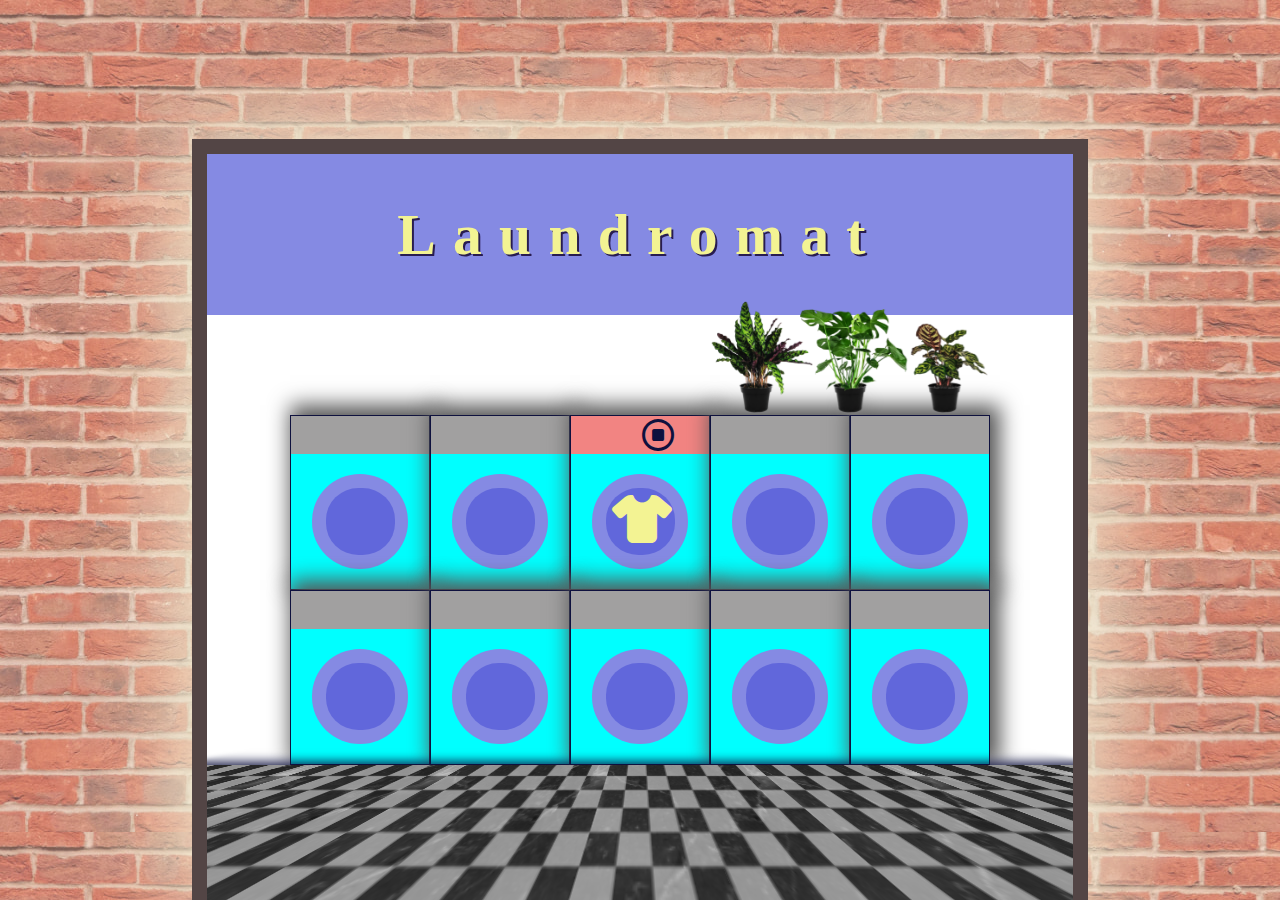
<file: index.html>
<!DOCTYPE html>
<html lang="en">
  <head>
    <meta charset="UTF-8" />
    <meta name="viewport" content="width=device-width, initial-scale=1.0" />
    <title>Laundromat</title>
    <link rel="stylesheet" href="index-style.css" />
    <link rel="stylesheet" href="machines-style.css" />
    <link rel="stylesheet" href="./icons/css/all.css" />
    <link rel="icon" type="image/jpg" href="img/favicon2.png" />
  </head>
  <body>
    <div class="gradient">
      <div class="wrapper">
        <header><h1>Laundromat</h1></header>
        <main>
          <div class="machine machine1">
            <div class="machine-top"></div>
            <div class="machine-bottom">
              <div class="bottom-outer"></div>
              <div class="bottom-inner"></div>
            </div>
          </div>

          <div class="machine machine2">
            <div class="machine-top"></div>
            <div class="machine-bottom">
              <div class="bottom-outer"></div>
              <div class="bottom-inner"></div>
            </div>
          </div>

          <a href="home.html">
            <div class="machine machine3">
              <div class="machine-top">
                <p></p>
                <i class="fa-regular fa-circle-stop fa-2x"></i>
              </div>
              <div class="machine-bottom">
                <div class="bottom-outer"></div>
                <div class="bottom-inner">
                  <i class="shirt fa-solid fa-shirt fa-3x"></i>
                </div>
              </div></div
          ></a>

          <div class="machine machine4">
            <img src="./img/plants.png" alt="" />
            <div class="machine-top"></div>
            <div class="machine-bottom">
              <div class="bottom-outer"></div>
              <div class="bottom-inner"></div>
            </div>
          </div>

          <div class="machine machine5">
            <div class="machine-top"></div>
            <div class="machine-bottom">
              <div class="bottom-outer"></div>
              <div class="bottom-inner"></div>
            </div>
          </div>

          <div class="machine machine6">
            <div class="machine-top"></div>
            <div class="machine-bottom">
              <div class="bottom-outer"></div>
              <div class="bottom-inner"></div>
            </div>
          </div>

          <div class="machine machine7">
            <div class="machine-top"></div>
            <div class="machine-bottom">
              <div class="bottom-outer"></div>
              <div class="bottom-inner"></div>
            </div>
          </div>

          <div class="machine machine8">
            <div class="machine-top"></div>
            <div class="machine-bottom">
              <div class="bottom-outer"></div>
              <div class="bottom-inner"></div>
            </div>
          </div>

          <div class="machine machine9">
            <div class="machine-top"></div>
            <div class="machine-bottom">
              <div class="bottom-outer"></div>
              <div class="bottom-inner"></div>
            </div>
          </div>

          <div class="machine machine10">
            <div class="machine-top"></div>
            <div class="machine-bottom">
              <div class="bottom-outer"></div>
              <div class="bottom-inner"></div>
            </div>
          </div>
        </main>
        <footer></footer>
      </div>
    </div>
  </body>
</html>
</file>
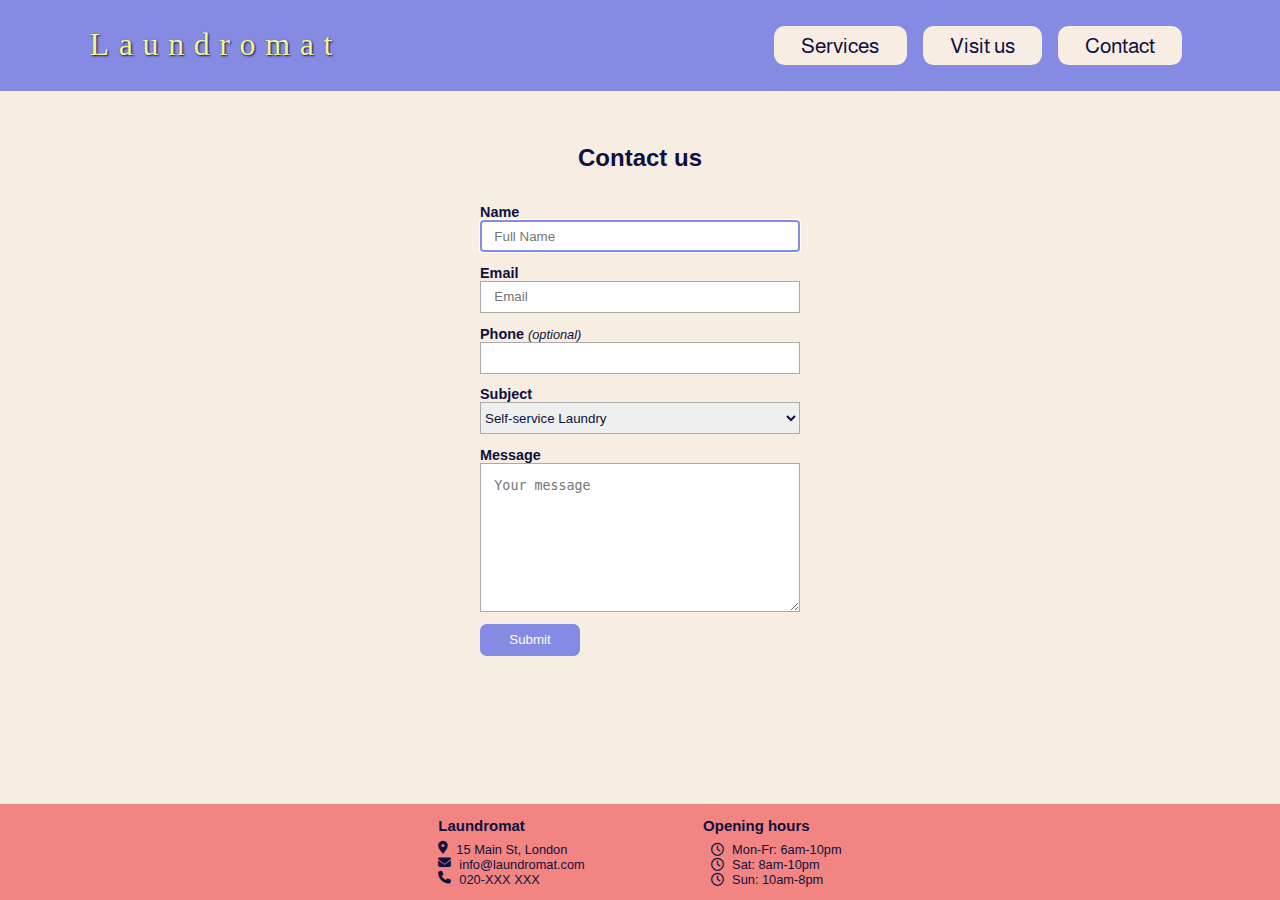
<file: contact.html>
<!DOCTYPE html>
<html lang="en">
  <head>
    <meta charset="UTF-8" />
    <meta name="viewport" content="width=device-width, initial-scale=1.0" />
    <title>Laundromat</title>
    <link rel="stylesheet" href="style.css" />
    <link rel="stylesheet" href="machines-style.css" />
    <link rel="stylesheet" href="./icons/css/all.css" />
    <link rel="icon" type="image/jpg" href="img/favicon2.png" />
  </head>
  <body>
    <header>
      <a href="home.html" class="logo">Laundromat</a>
      <nav>
        <ul>
          <li><a href="services.html">Services</a></li>
          <li><a href="visit-us.html">Visit us</a></li>
          <li><a href="contact.html">Contact</a></li>
        </ul>
      </nav>
      <!-- only for mobile/tablet: -->
      <label for="toggle-switch" class="toggle-container">
        <input type="checkbox" id="toggle-switch" />
        <div id="sandwich-bar">
          <ul>
            <li><a href="services.html">Services</a></li>
            <li><a href="visit-us.html">Visit us</a></li>
            <li><a href="contact.html">Contact</a></li>
          </ul>
        </div>
      </label>
    </header>

    <main>
      <h2>Contact us</h2>

      <div class="form-container">
        <form action="" method="POST">
          <label for="name">Name</label
          ><input
            type="text"
            name="name"
            id="name"
            autofocus
            placeholder="Full Name"
            required
          />

          <label for="email">Email</label
          ><input
            type="email"
            name="email"
            id="email"
            placeholder="Email"
            required
          />

          <label for="number">Phone <span>(optional)</span></label
          ><input type="text" name="number" id="number" />

          <label for="subject">Subject</label>
          <select name="subject" id="subject">
            <option value="store">Self-service Laundry</option>
            <option value="dryclean">Dry Cleaning</option>
            <option value="service">Laundry & Ironing Service</option>
            <option value="express">Express Service</option>
            <option value="other">Other</option>
          </select>
          <label for="message">Message</label>
          <textarea
            name="message"
            id="message"
            placeholder="Your message"
            cols="30"
            rows="8"
          ></textarea>

          <input class="form-button" type="submit" disabled />
        </form>
      </div>
    </main>

    <footer>
      <div class="footer-all">
        <div class="location-container">
          <h3>Laundromat</h3>
          <div class="location">
            <i class="fa-solid fa-location-dot"></i>
            <p>15 Main St, London</p>
          </div>

          <div class="location">
            <i class="fa-solid fa-envelope"></i>
            <p>info@laundromat.com</p>
          </div>
          <div class="location">
            <i class="fa-solid fa-phone"></i>
            <p>020-XXX XXX</p>
          </div>
        </div>
        <div class="opening-hours">
          <h3>Opening hours</h3>
          <p>Mon-Fr: 6am-10pm</p>
          <p>Sat: 8am-10pm</p>
          <p>Sun: 10am-8pm</p>
        </div>
      </div>
    </footer>
  </body>
</html>
</file>
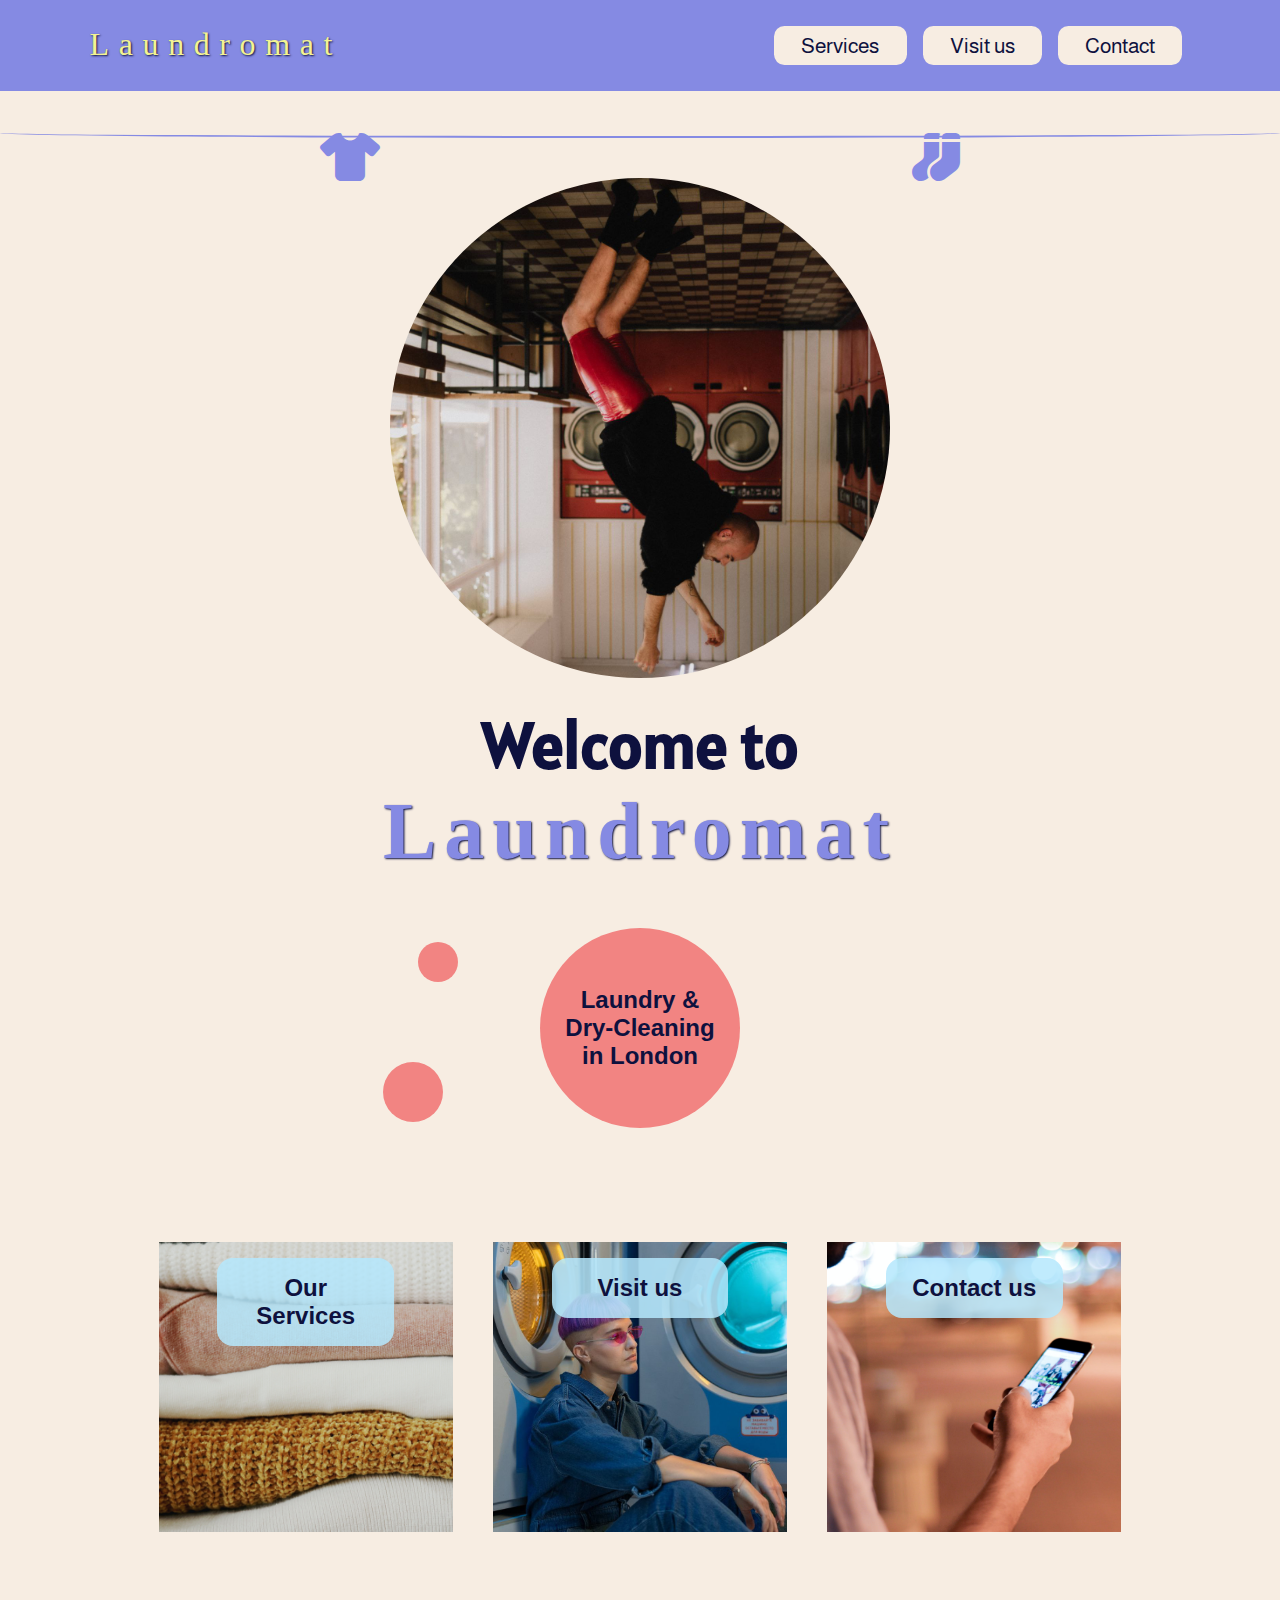
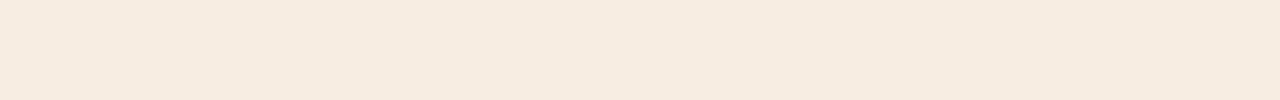
<file: home.html>
<!DOCTYPE html>
<html lang="en">
  <head>
    <meta charset="UTF-8" />
    <meta name="viewport" content="width=device-width, initial-scale=1.0" />
    <title>Laundromat</title>
    <link rel="stylesheet" href="style.css" />
    <link rel="stylesheet" href="./icons/css/all.css" />
    <link rel="icon" type="image/jpg" href="img/favicon2.png" />
  </head>
  <body>
    <header>
      <a href="home.html" class="logo">Laundromat</a>
      <nav>
        <ul>
          <li><a href="services.html">Services</a></li>
          <li><a href="visit-us.html">Visit us</a></li>
          <li><a href="contact.html">Contact</a></li>
        </ul>
      </nav>
      <!-- only for mobile/tablet: -->
      <label for="toggle-switch" class="toggle-container">
        <input type="checkbox" id="toggle-switch" />
        <div id="sandwich-bar">
          <ul>
            <li><a href="services.html">Services</a></li>
            <li><a href="visit-us.html">Visit us</a></li>
            <li><a href="contact.html">Contact</a></li>
          </ul>
        </div>
      </label>
    </header>

    <main>
      <div class="home-line">
        <i class="shirt fa-solid fa-shirt fa-3x"><p>hover me</p></i
        ><i class="socks fa-solid fa-socks fa-3x"></i>
      </div>

      <section class="hero">
        <div class="hero-img-container">
          <img
            class="hero-img"
            src="./img/home-square.jpg"
            alt="An upside-down picture of a young person standing inside a laundromat"
          />
        </div>
        <div class="hero-title">
          <h1>Welcome to</h1>
          <h1 class="logo">Laundromat</h1>

          <div class="hero-bubbles-container">
            <h2 class="hero-bubble hero-bubble1">
              Laundry & Dry-Cleaning in London
            </h2>
            <div class="hero-bubble hero-bubble2"></div>
            <div class="hero-bubble hero-bubble3"></div>
          </div>
        </div>
      </section>

      <section class="overview">
        <a href="services.html" class="overview-part overview-services"
          ><h2>Our Services</h2></a
        >
        <a href="visit-us.html" class="overview-part overview-visit"
          ><h2>Visit us</h2></a
        >
        <a href="contact.html" class="overview-part overview-contact"
          ><h2>Contact us</h2></a
        >
      </section>
    </main>

    <footer>
      <div class="footer-all">
        <div class="location-container">
          <h3>Laundromat</h3>
          <div class="location">
            <i class="fa-solid fa-location-dot"></i>
            <p>15 Main St, London</p>
          </div>

          <div class="location">
            <i class="fa-solid fa-envelope"></i>
            <p>info@laundromat.com</p>
          </div>
          <div class="location">
            <i class="fa-solid fa-phone"></i>
            <p>020-XXX XXX</p>
          </div>
        </div>
        <div class="opening-hours">
          <h3>Opening hours</h3>
          <p>Mon-Fr: 6am-10pm</p>
          <p>Sat: 8am-10pm</p>
          <p>Sun: 10am-8pm</p>
        </div>

        <div class="copyright"><p>&copy 2023 Hannah Rein</p></div>
      </div>
    </footer>
  </body>
</html>
</file>
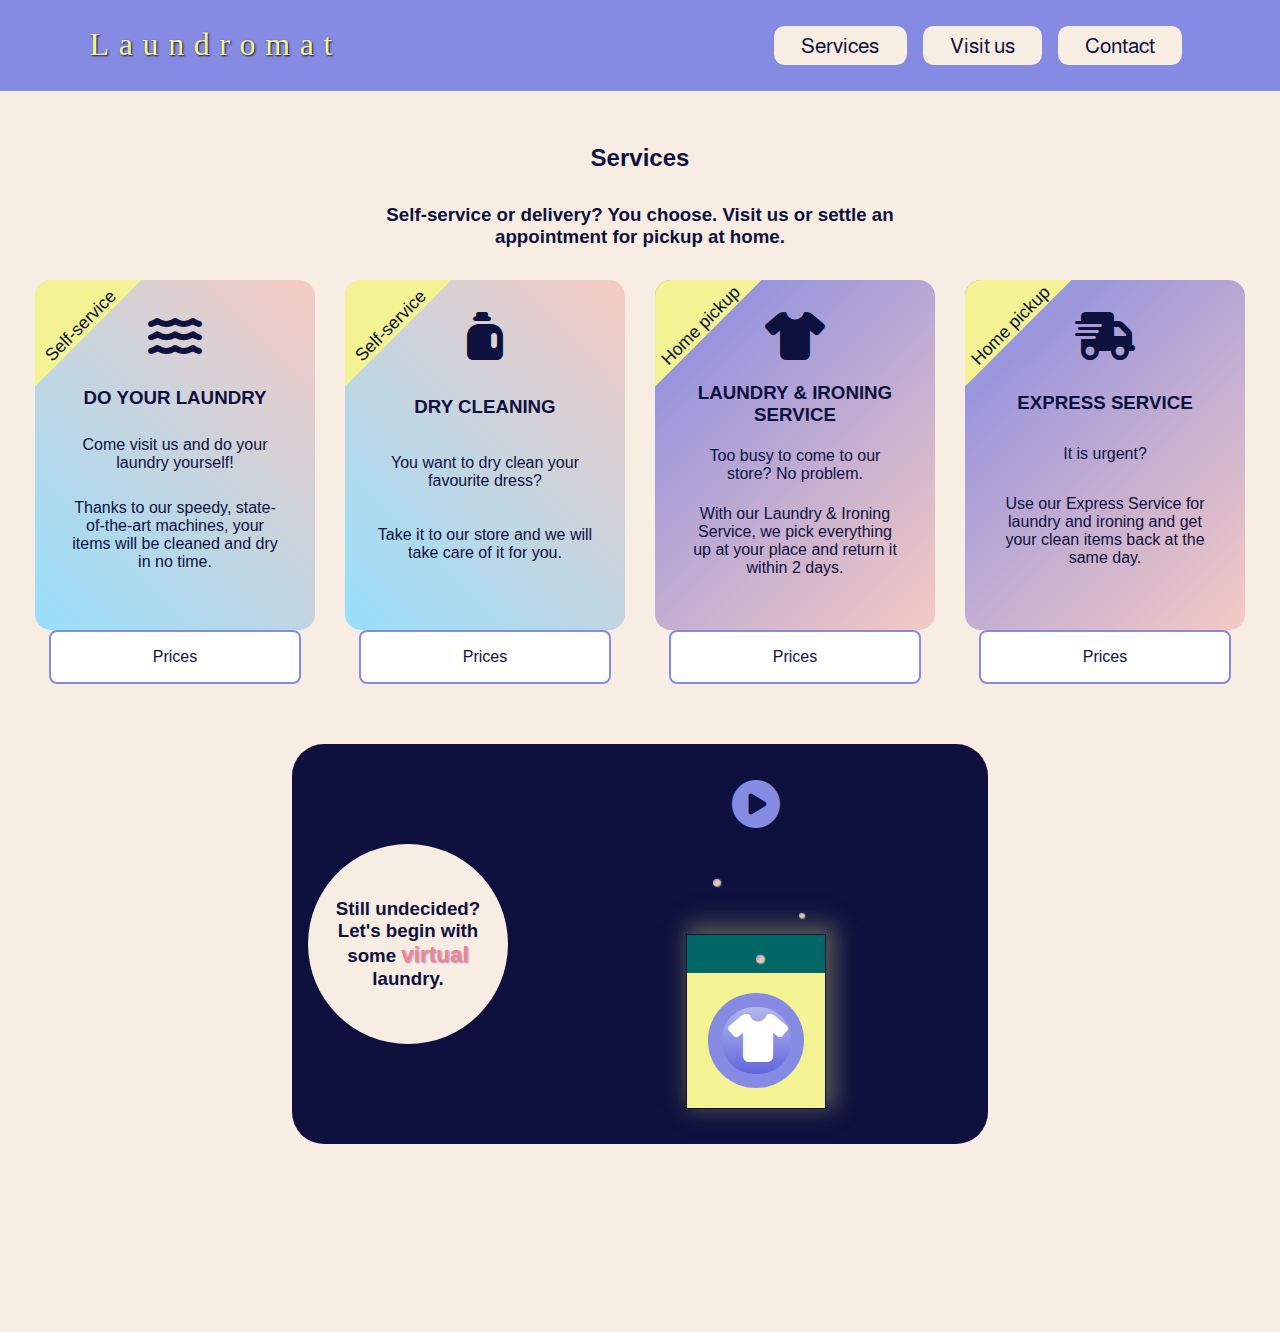
<file: services.html>
<!DOCTYPE html>
<html lang="en">
  <head>
    <meta charset="UTF-8" />
    <meta name="viewport" content="width=device-width, initial-scale=1.0" />
    <title>Laundromat</title>
    <link rel="stylesheet" href="style.css" />
    <link rel="stylesheet" href="machines-style.css" />
    <link rel="stylesheet" href="./icons/css/all.css" />
    <link rel="icon" type="image/jpg" href="img/favicon2.png" />
  </head>
  <body>
    <header>
      <a href="home.html" class="logo">Laundromat</a>
      <nav>
        <ul>
          <li><a href="services.html">Services</a></li>
          <li><a href="visit-us.html">Visit us</a></li>
          <li><a href="contact.html">Contact</a></li>
        </ul>
      </nav>

      <!-- only for mobile/tablet: -->
      <label for="toggle-switch" class="toggle-container">
        <input type="checkbox" id="toggle-switch" />
        <div id="sandwich-bar">
          <ul>
            <li><a href="services.html">Services</a></li>
            <li><a href="visit-us.html">Visit us</a></li>
            <li><a href="contact.html">Contact</a></li>
          </ul>
        </div>
      </label>
    </header>

    <main>
      <h2>Services</h2>
      <h3 class="services-subtitle">
        Self-service or delivery? You choose. Visit us or settle an appointment
        for pickup at home.
      </h3>
      <section class="cards-container">
        <div class="double-card">
          <div class="card">
            <i class="fa-solid fa-water fa-3x"></i>
            <h3>Do your laundry</h3>
            <p>Come visit us and do your laundry yourself!</p>
            <p>
              Thanks to our speedy, state-of-the-art machines, your items will
              be cleaned and dry in no time.
            </p>
          </div>
          <label for="more-info-switch1" class="more-info-click">
            <input type="checkbox" id="more-info-switch1" />Prices
            <div class="card-extra">
              <p>
                Wash:
                <span class="text-small"
                  >(Self-service, 10kg max, including detergent)</span
                >
              </p>
              <p><span class="text-bold">$6</span></p>
              <p>
                Dry:
                <span class="text-small"
                  >(Self-service, 15kg max, 12 minutes)</span
                >
              </p>
              <p>
                <span class="text-bold">$4</span>
              </p>
              <i class="fa-regular fa-eye-slash"></i></div
          ></label>
        </div>

        <div class="double-card">
          <div class="card">
            <i class="fa-solid fa-jug-detergent fa-3x"></i>
            <h3>Dry cleaning</h3>
            <p>You want to dry clean your favourite dress?</p>
            <p>Take it to our store and we will take care of it for you.</p>
          </div>
          <label for="more-info-switch2" class="more-info-click">
            <input type="checkbox" id="more-info-switch2" />Prices
            <div class="card-extra">
              <p>
                Dry-cleaning:
                <span class="text-small">(per item, pickup at the store)</span>
              </p>
              <p><span class="text-bold">$6</span></p>
              <i class="fa-regular fa-eye-slash"></i></div
          ></label>
        </div>

        <div class="double-card">
          <div class="card">
            <i class="fa-solid fa-shirt fa-3x"></i>
            <h3>Laundry & Ironing Service</h3>
            <p>Too busy to come to our store? No problem.</p>
            <p>
              With our Laundry & Ironing Service, we pick everything up at your
              place and return it within 2 days.
            </p>
          </div>
          <label for="more-info-switch3" class="more-info-click">
            <input type="checkbox" id="more-info-switch3" />Prices
            <div class="card-extra">
              <p>
                Wash:
                <span class="text-small">(Pickup-Service, per 6kg)</span>
              </p>
              <p><span class="text-bold">$18</span></p>
              <p>
                Wash & Iron:
                <span class="text-small">(Pickup-Service, per 6kg)</span>
              </p>
              <p>
                <span class="text-bold">$25</span>
              </p>
              <i class="fa-regular fa-eye-slash"></i></div
          ></label>
        </div>

        <div class="double-card">
          <div class="card">
            <i class="fa-solid fa-truck-fast fa-3x"></i>
            <h3>Express service</h3>
            <p>It is urgent?</p>
            <p>
              Use our Express Service for laundry and ironing and get your clean
              items back at the same day.
            </p>
          </div>
          <label for="more-info-switch4" class="more-info-click">
            <input type="checkbox" id="more-info-switch4" />Prices
            <div class="card-extra">
              <p>
                Wash & iron:
                <span class="text-small">(per 6kg, pickup until 12am)</span>
              </p>
              <p><span class="text-bold">$24</span></p>
              <i class="fa-regular fa-eye-slash"></i></div
          ></label>
        </div>
      </section>

      <!-- laundry animation -->
      <section class="laundry-animation">
        <div class="anima-title">
          <h3>
            Still undecided? Let's begin with some
            <span>virtual</span> laundry.
          </h3>
        </div>

        <label for="anima-switch" class="anima-container">
          <input type="checkbox" id="anima-switch" />
          <div class="anima-symbol"></div>

          <div class="anima-box">
            <div class="contact-bubbles">
              <div class="bubble bubble1"></div>
              <div class="bubble bubble2"></div>
              <div class="bubble bubble3"></div>
            </div>

            <div class="machine">
              <div class="machine-top"></div>
              <div class="machine-bottom">
                <div class="bottom-outer"></div>
                <div class="bottom-inner">
                  <i class="shirt fa-solid fa-shirt fa-3x"></i>
                </div>
              </div>
            </div>
          </div>
        </label>
      </section>
    </main>

    <footer>
      <div class="footer-all">
        <div class="location-container">
          <h3>Laundromat</h3>
          <div class="location">
            <i class="fa-solid fa-location-dot"></i>
            <p>15 Main St, London</p>
          </div>

          <div class="location">
            <i class="fa-solid fa-envelope"></i>
            <p>info@laundromat.com</p>
          </div>
          <div class="location">
            <i class="fa-solid fa-phone"></i>
            <p>020-XXX XXX</p>
          </div>
        </div>
        <div class="opening-hours">
          <h3>Opening hours</h3>
          <p>Mon-Fr: 6am-10pm</p>
          <p>Sat: 8am-10pm</p>
          <p>Sun: 10am-8pm</p>
        </div>
      </div>
    </footer>
  </body>
</html>
</file>
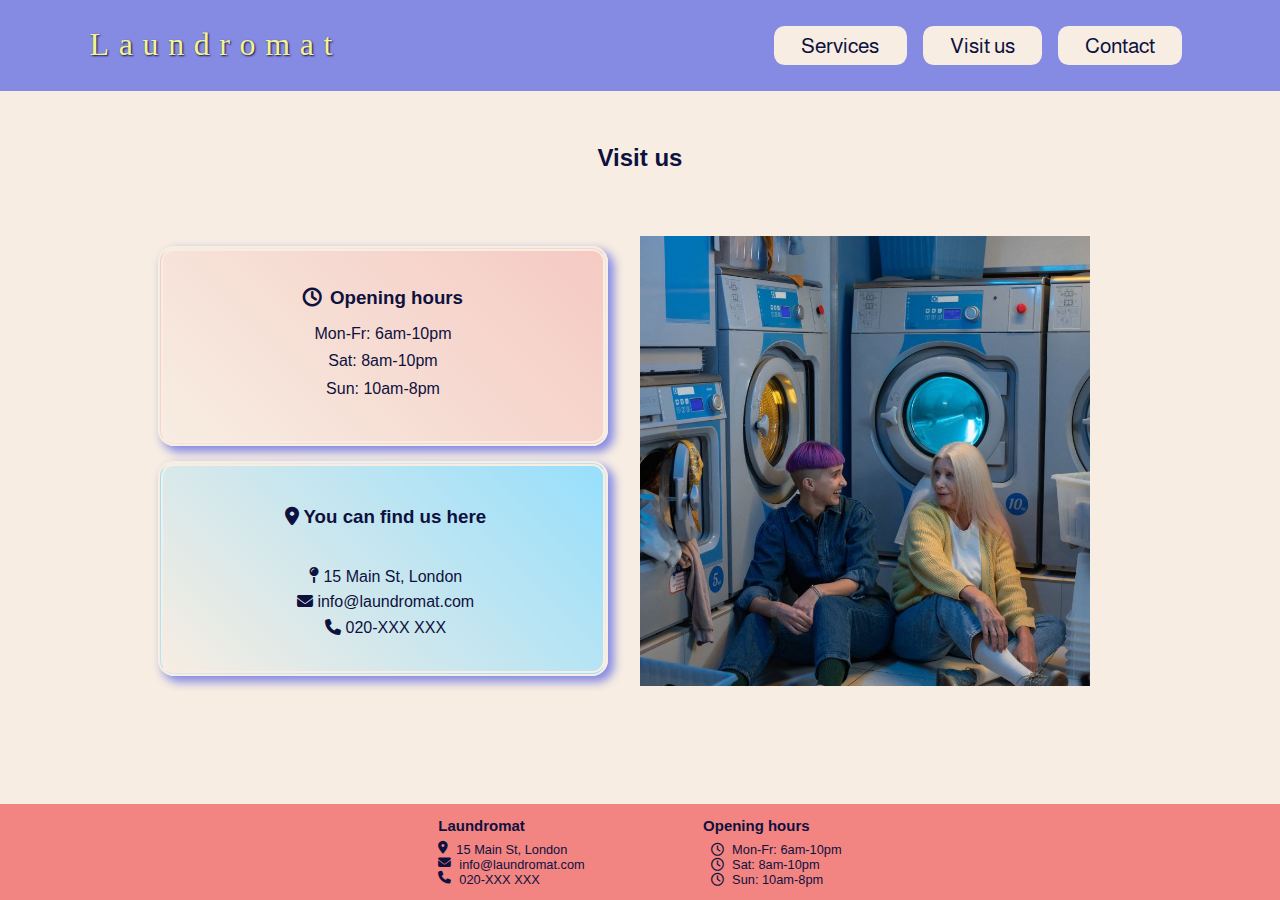
<file: visit-us.html>
<!DOCTYPE html>
<html lang="en">
  <head>
    <meta charset="UTF-8" />
    <meta name="viewport" content="width=device-width, initial-scale=1.0" />
    <title>Laundromat</title>
    <link rel="stylesheet" href="style.css" />
    <link rel="stylesheet" href="./icons/css/all.css" />
    <link rel="icon" type="image/jpg" href="img/favicon2.png" />
  </head>
  <body>
    <header>
      <a href="home.html" class="logo">Laundromat</a>
      <nav>
        <ul>
          <li><a href="services.html">Services</a></li>
          <li><a href="visit-us.html">Visit us</a></li>
          <li><a href="contact.html">Contact</a></li>
        </ul>
      </nav>
      <!-- only for mobile/tablet: -->
      <label for="toggle-switch" class="toggle-container">
        <input type="checkbox" id="toggle-switch" />
        <div id="sandwich-bar">
          <ul>
            <li><a href="services.html">Services</a></li>
            <li><a href="visit-us.html">Visit us</a></li>
            <li><a href="contact.html">Contact</a></li>
          </ul>
        </div>
      </label>
    </header>

    <main>
      <h2>Visit us</h2>

      <div class="visit-container">
        <div class="visit-cards-container">
          <div class="visit-card visit-open">
            <h3>Opening hours</h3>

            <div>
              <p>Mon-Fr: 6am-10pm</p>
              <p>Sat: 8am-10pm</p>
              <p>Sun: 10am-8pm</p>
            </div>
          </div>

          <div class="visit-card visit-location">
            <h3>
              <i class="fa-solid fa-location-dot"></i>You can find us here
            </h3>

            <p><i class="fa-solid fa-map-pin"></i>15 Main St, London</p>
            <p><i class="fa-solid fa-envelope"></i>info@laundromat.com</p>
            <p><i class="fa-solid fa-phone"></i>020-XXX XXX</p>
          </div>
        </div>

        <div class="visit-img-container">
          <img
            class="visit-img"
            src="./img/visit-1.jpg"
            alt="Two women sitting on the floor of a colourful laundromat, laughing together"
          />
        </div>
      </div>
    </main>

    <footer>
      <div class="footer-all">
        <div class="location-container">
          <h3>Laundromat</h3>
          <div class="location">
            <i class="fa-solid fa-location-dot"></i>
            <p>15 Main St, London</p>
          </div>

          <div class="location">
            <i class="fa-solid fa-envelope"></i>
            <p>info@laundromat.com</p>
          </div>
          <div class="location">
            <i class="fa-solid fa-phone"></i>
            <p>020-XXX XXX</p>
          </div>
        </div>
        <div class="opening-hours">
          <h3>Opening hours</h3>
          <p>Mon-Fr: 6am-10pm</p>
          <p>Sat: 8am-10pm</p>
          <p>Sun: 10am-8pm</p>
        </div>
      </div>
    </footer>
  </body>
</html>
</file>
<file: index-style.css>
@import url(https://fonts.bunny.net/css?family=alatsi:400|amatic-sc:400,700|caveat-brush:400|patrick-hand-sc:400);

:root {
  font-family: "Patrick Hand SC", handwriting;
  --color1: #858ae3;
  --color2: #f7ede2;
  --color3: #f5cac3;
  --color4: #97dffc;
  --color5: #f28482;
  --color6: rgb(243, 243, 147);
  --color7: hsl(237, 63%, 15%);
}

* {
  box-sizing: border-box;
  padding: 0;
  margin: 0;
  color: var(--color7);
}

/* Farbe für Textmarkierungen */
::selection {
  background: var(--color1);
  color: var(--color2);
}
::-moz-selection {
  background: var(--color1);
  color: var(--color2);
}

body {
  background-image: url("./img/bricks2.jpg");
  background-size: contain;
  width: 100%;
  height: 100vh;
}

.gradient {
  background-color: #f5cac35b;
  width: 100vw;
  height: 100vh;
  z-index: 2;
  display: flex;
  align-items: center;
  justify-content: center;
  transition: background-color 5s;
}

.wrapper {
  width: 100%;
  position: absolute;
  bottom: 0;
  border: 15px solid rgb(83, 69, 69);
  border-bottom: none;
  overflow: hidden;
  box-shadow: 0px 0px 100px 15px rgb(243, 243, 217);
}

a {
  text-decoration: none;
}

header {
  padding: 1rem 2rem;
  display: flex;
  width: 100%;
  justify-content: space-between;
  align-items: center;
  justify-content: center;
  background-color: #858ae3;
}

header h1 {
  font-family: "Caveat Brush", handwriting;
  font-size: calc(2vw + 2rem);
  letter-spacing: 0.3em;
  padding: 1rem;
  color: rgb(243, 243, 147);
  text-shadow: 2px 2px rgb(40, 28, 80);
  animation: header-angle 3s 0.7s;
  animation-fill-mode: both;
}

@keyframes header-angle {
  from {
    transform: perspective(5px) rotateX(9deg) scale(1.1);
  }
  to {
    transform: perspective(150px) rotateX(8deg) scale(1.1);
  }
}

main {
  background-color: white;
  width: 100%;
  display: grid;
  grid-auto-rows: 175px;
  grid-template-areas:
    "machine1 machine2 machine3 machine4 machine5"
    " machine6 machine7 machine8 machine9 machine10";
  justify-content: center;
  align-items: center;
  padding-top: 100px;
}

.machine {
  position: relative;
}

.machine-top {
  background-color: rgb(161, 160, 160);
}

.machine3:hover .machine-top {
  background-color: hsl(0, 1%, 83%);
}

.machine3 .machine-top {
  background-color: var(--color5);
}
.machine3 .machine-top i {
  color: var(--color8);
  font-size: 2em;
  animation: quick-flash 1.8s 2.2s infinite;
}

@keyframes quick-flash {
  0% {
    transform: scale(1);
  }
  40% {
    transform: scale(1.2);
  }

  80% {
    transform: scale(1);
  }
  100% {
    transform: scale(1);
  }
}

.machine-bottom {
  background-color: aqua;
}

.machine .bottom-outer {
  animation: turn-around 1s linear infinite;
  background-color: #858ae3;
}

.machine .bottom-inner {
  animation: turn-around 1.5s linear infinite;
  background-color: hsl(237, 63%, 62%);
}

.machine .bottom-inner .shirt {
  color: var(--color6);
}

.machine3:hover .bottom-inner {
  animation-play-state: paused;
}

.machine3:hover .bottom-outer {
  animation-play-state: paused;
}
.machine4:hover img {
  animation: jump 0.2s ease-out;
}

@keyframes jump {
  0% {
    transform: translateY(0px);
  }
  50% {
    transform: translateY(-10px);
  }

  100% {
    transform: translateY(0px);
  }
}

footer {
  background-image: url("./img/floor.jpg");
  background-size: contain;
  height: 15vh;
  transform: perspective(60px) rotateX(20deg) scale(1.8);
  box-shadow: 0 5px 20px 10px;
}

/* responsive */

@media (min-width: 576px) {
  header {
    padding: 2rem 3rem;
  }
}

@media (min-width: 768px) {
  .wrapper {
    width: 70%;
  }
}
</file>
<file: machines-style.css>
.machine {
  width: 140px;
  height: 175px;
  border: 1px solid hsl(237, 63%, 15%);
  box-shadow: 5px -5px 20px 5px rgb(85, 85, 85);
}

.machine img {
  position: absolute;
  height: 120px;
  z-index: 8;
  top: -120px;
}

.machine-top {
  width: 100%;
  height: 22%;
  position: absolute;
  top: 0;
  left: 0;
  display: flex;
  justify-content: space-evenly;
  align-items: center;
}

.machine-bottom {
  width: 100%;
  height: 78%;
  position: absolute;
  bottom: 0;
  display: grid;
  align-items: center;
  justify-items: center;
}

.machine .bottom-outer {
  height: 70%;
  width: 70%;
  border-radius: 50%;
  grid-area: 1/1/1/1;
}

.machine .bottom-inner {
  height: 50%;
  width: 50%;
  border-radius: 47%;
  grid-area: 1/1/1/1;
  position: relative;
}

.machine .bottom-inner .shirt {
  position: absolute;
  top: 10%;
  left: 10%;
}

@keyframes turn-around {
  from {
    transform: rotate(0deg);
  }
  to {
    transform: rotate(360deg);
  }
}
</file>
<file: style.css>
@import url(https://fonts.bunny.net/css?family=alatsi:400|almarai:400|caveat-brush:400);

:root {
  font-family: sans-serif;
  --color1: #858ae3;
  --color2: #f7ede2;
  --color3: #f5cac3;
  --color4: #97dffc;
  --color5: #f28482;
  --color6: #f3f393;
  --color7: #0e113e;
}

* {
  box-sizing: border-box;
  padding: 0;
  margin: 0;
  color: var(--color7);
}

/* Farbe für Textmarkierungen */
::selection {
  background: var(--color1);
  color: var(--color2);
}
::-moz-selection {
  background: var(--color1);
  color: var(--color2);
}

/* HEADER */

body {
  position: relative;
  background-color: var(--color2);
}

header {
  position: fixed;
  width: 100%;
  left: 0;
  top: 0;
  padding: 2vw 7vw;
  display: flex;
  justify-content: space-between;
  align-items: center;
  background-color: var(--color1);
  z-index: 2;
}

.logo {
  color: var(--color6);
  text-shadow: 1px 1px 2px var(--color7);
  font-size: 2rem;
  letter-spacing: 0.3em;
  font-family: "Caveat Brush", handwriting;
  border-bottom: 3px solid transparent;
  text-decoration: none;
}

main .logo {
  color: var(--color1);
}

header .logo:hover {
  border-bottom: 3px solid var(--color4);
}

/* for small devices */
header nav {
  display: none;
}

/* for big devices */
header nav ul {
  display: flex;
  justify-content: center;
  width: 100%;
}

header li,
header .toggle-container li {
  list-style: none;
  transition: transform 0.1s;
}

header li a,
header .toggle-container li a {
  padding: 0.5rem 1.7rem;
  margin: 0.5rem;
  border-radius: 0.5em;
  background-color: var(--color2);
  font-size: 1.3rem;
  text-decoration: none;
  color: var(--color7);
  font-family: "Almarai", sans-serif;
}

#sandwich-bar ul li {
  margin: 0.5rem;
}

header li:hover,
form .form-button:hover,
.services-button:hover,
.more-info-click:hover,
.double-card:hover .more-info-click {
  transform: scale(1.1);
}

/* only for mobile/tablet: */

.toggle-container {
  display: inline-block;
  cursor: pointer;
}

#toggle-switch {
  display: none;
}

#sandwich-bar {
  display: inline-block;
  position: relative;
  background-color: var(--color6);
  border-radius: 0.5rem;
  padding: 0.8rem 1rem;
}

#sandwich-bar::after {
  content: "\f0c9";
  font-family: "FontAwesome";
  font-size: 1.5rem;
  font-weight: 600;
}

#sandwich-bar ul {
  list-style: none;
  border-radius: 0.5rem;
  display: none;
  position: absolute;
  top: 3rem;
  right: 0;
  z-index: 5;
}

#sandwich-bar li {
  padding: 0.5rem;
  z-index: 5;
}

#sandwich-bar li a {
  background-color: var(--color4);
}

#toggle-switch:checked + #sandwich-bar ul {
  display: block;
}

#toggle-switch:checked + #sandwich-bar::after {
  content: "\f00d";
}

/* main: */

main {
  margin: 120px 0px;
  background-color: var(--color2);
  padding: 0.5rem 12vw;
  color: var(--color7);
  display: flex;
  flex-direction: column;
  align-items: center;
}

main h2 {
  padding: 1rem;
  margin-bottom: 1rem;
  color: var(--color7);
}

/* HOME */

.home-line {
  position: absolute;
  left: 0;
  right: 0;
  z-index: 0;
  border-bottom: 2px double;
  border-radius: 50%;
  height: 10px;
  color: var(--color1);
}

.home-line i.shirt,
.home-line i.socks {
  position: absolute;
  top: 5px;
  z-index: 5;
  color: var(--color1);
}

.home-line i.shirt {
  left: 25%;
}
.home-line i.socks {
  right: 25%;
}

.home-line i.shirt p {
  font-family: sans-serif;
  font-size: 0.3em;
  color: transparent;
}

.home-line i.shirt p::after {
  content: "\f0a6";
  font-family: "FontAwesome";
  margin-left: 2px;
}

@keyframes popup {
  0% {
    color: var(--color4);
  }

  1% {
    color: var(--color7);
  }

  2% {
    color: var(--color4);
  }

  3% {
    color: var(--color7);
  }

  4% {
    color: var(--color4);
  }

  5% {
    color: transparent;
  }

  100% {
    color: transparent;
  }
}

.home-line i.shirt:hover,
.home-line i.socks:hover {
  animation: bounce 1.5s ease-in-out;
}

@keyframes bounce {
  0% {
    transform: rotateX(0deg);
    transform-origin: top;
  }
  30% {
    transform: rotateX(-60deg);
    transform-origin: top;
  }
  50% {
    transform: rotateX(10deg);
    transform-origin: top;
  }
  75% {
    transform: rotateX(120deg);
    transform-origin: top;
  }
  100% {
    transform: rotateX(0deg);
    transform-origin: top;
  }
}

/* Home: hero section */

.hero {
  display: flex;
  flex-wrap: wrap;
  align-items: center;
  justify-content: space-evenly;
  margin-top: 50px;
}

.hero-img-container {
  width: 350px;
  height: 350px;
  border-radius: 50%;
  overflow: hidden;
}

img.hero-img {
  width: 100%;
  height: 100%;
}

.hero-title {
  padding: 2vw;
  font-family: "Alatsi", sans-serif;
  text-align: center;
}

.hero-title h1 {
  font-size: 3em;
}

.hero-title h1.logo {
  font-size: 4em;
  letter-spacing: 0.1em;
}

.hero-bubbles-container {
  position: relative;
  display: flex;
  justify-content: center;
}

.hero-bubble {
  margin: 2em 0em;
  background-color: var(--color5);
  color: var(--color7);
  font-family: Verdana, Geneva, Tahoma, sans-serif;
  border-radius: 50%;
}

.hero-bubble1 {
  display: flex;
  align-items: center;
  justify-content: center;
  text-align: center;
  width: 200px;
  height: 200px;
}

.hero-bubble2 {
  width: 60px;
  height: 60px;
  position: absolute;
  left: 0;
  top: 150px;
}

.hero-bubble3 {
  width: 40px;
  height: 40px;
  position: absolute;
  left: 35px;
  top: 30px;
}

/* Home: Section "overview" */

.overview {
  display: grid;
  gap: 30px;
  grid-template: repeat(3, 200px) / max(300px, 100%);
  justify-content: center;
  width: 100%;
  margin: calc(2vw + 10px) 0px;
}

.overview a {
  display: inline-block;
  text-decoration: none;
  text-align: center;
  background-size: cover;
  border: 5px solid var(--color2);
}

.overview-services {
  background-image: url("./img/towels.jpg");
}

.overview-visit {
  background-image: url("./img/visit-2.jpg");
  background-position: center;
}

.overview-contact {
  background-image: url("./img/contact.jpg");
}

.overview-part h2 {
  display: inline-block;
  background-color: hsla(197, 94%, 85%, 0.85);
  border-radius: 1rem;
  margin: 1rem;
  width: 60%;
}

.overview-part:hover {
  border: 6px solid var(--color5);
}

/* Page: services */

.services-subtitle {
  max-width: 600px;
  margin-bottom: 2rem;
  text-align: center;
}

.cards-container,
.double-card {
  display: grid;
  gap: 25px 10px;
  grid-template-columns: repeat(auto-fit, 1fr);
  justify-content: center;
  justify-items: center;
  align-items: start;
}

.double-card {
  row-gap: 0px;
}
.card {
  background-image: linear-gradient(45deg, var(--color4), var(--color3));
  width: 280px;
  min-height: 350px;
  flex-basis: 0 1 300px;
  display: grid;
  border-radius: 1rem;
  justify-items: center;
  transition: transform 0.5s;
  position: relative;
  overflow: hidden;
}

.card::after {
  content: "Self-service";
  position: absolute;
  left: 0;
  display: flex;
  align-items: flex-end;
  justify-content: center;
  margin: -15px -50px;
  width: 150px;
  height: 80px;
  transform: rotate(315deg);
  font-size: 1.1em;
  background-color: var(--color6);
}

.double-card:nth-child(n + 3) .card {
  background-image: linear-gradient(135deg, var(--color1), var(--color3));
}

.double-card:nth-child(n + 3) .card::after {
  content: "Home pickup";
}

.card:hover {
  box-shadow: 2px 2px 6px var(--color1), -2px -2px 6px var(--color1);
}

.card {
  padding: 2rem;
  text-align: center;
  color: var(--color7);
}

.card h3 {
  text-transform: uppercase;
}

.card .services-button,
.more-info-click {
  display: flex;
  align-items: center;
  justify-content: center;
  border: 2px solid var(--color1);
  border-radius: 0.5em;
  cursor: pointer;
  text-decoration: none;
  background-color: white;
  width: 70%;
  transition: transform 0.8s;
}

/* Services: Laundry-animation with checkbox */

.laundry-animation {
  display: grid;
  grid-template-columns: 300px;
  grid-template-rows: 200px 400px;
  align-items: center;
  justify-items: center;
  margin: 60px 10px;
  border-radius: 2em;
  background-color: var(--color7);
}

.laundry-animation .anima-title {
  display: flex;
  justify-content: center;
  justify-items: center;
  align-items: center;
  background-color: var(--color2);
  width: 200px;
  height: 200px;
  border-radius: 50%;
  padding: 1rem;
  margin: 1rem;
}

.laundry-animation h3 {
  text-align: center;
}

.laundry-animation h3 span {
  color: var(--color5);
  text-shadow: 1px 1px 2px var(--color1);
  font-weight: 700;
  font-size: 1.2em;
}

.anima-container {
  display: grid;
  grid-template-columns: 1fr;
  grid-template-rows: 30px 280px;
  gap: 20px;
  justify-items: center;
  width: 100%;
  padding: 1rem;
}

.anima-box {
  position: relative;
  width: 100%;
  display: flex;
  justify-content: center;
}

.machine {
  position: absolute;
  bottom: 0;
  left: calc(50%-70px);
}

.machine-top {
  background-color: hsl(180, 100%, 20%);
}

.machine-bottom {
  background-color: var(--color6);
}

.machine .bottom-inner .shirt {
  color: white;
  animation: turn-around 1.5s linear infinite;
  animation-play-state: paused;
}

.machine .bottom-outer {
  animation: turn-around 1s linear infinite normal;
  animation-play-state: paused;

  background-color: var(--color1);
}

.machine .bottom-inner {
  animation: turn-around 1.3s linear infinite alternate;
  animation-play-state: paused;
  background-image: linear-gradient(
    to top,
    hsl(237, 63%, 62%),
    hsl(237, 63%, 82%)
  );
}

.bubble {
  position: absolute;
  z-index: 5;
  background-image: linear-gradient(
    130deg,
    hsl(195, 53%, 55%),
    hsl(350, 100%, 85%),
    hsl(51, 100%, 70%)
  );
  box-shadow: 1px 0.5px 1.5px 0.2px lightblue,
    0.1px 0.1px 0.3px 0.1px rgb(197, 143, 233);
  border-radius: 50%;
  animation: wobble 2s ease-in infinite;
  animation-play-state: paused;
}

.bubble1 {
  width: 8px;
  height: 8px;
  top: 45%;
  left: 50%;
}

.bubble2 {
  width: 7px;
  height: 7px;
  top: 50px;
  left: 40%;
  animation-delay: 1s;
}

.bubble3 {
  width: 5px;
  height: 5px;
  left: 60%;
  top: 30%;
  animation-delay: 0.5s;
}

#anima-switch {
  display: none;
}

.anima-symbol {
  animation: flash 4s infinite;
}

.anima-symbol::after {
  content: "\f144";
  font-family: "FontAwesome";
  font-size: 3rem;
  color: #858ae3;
  cursor: pointer;
}

@keyframes flash {
  0% {
    transform: scale(1);
  }
  20% {
    transform: scale(1.2);
  }

  40% {
    transform: scale(1);
  }
  100% {
    transform: scale(1);
  }
}

#anima-switch:checked ~ .anima-symbol {
  animation: none;
}

#anima-switch:checked ~ .anima-symbol::after {
  content: "\f28b";
}

#anima-switch:checked ~ .anima-box .machine .bottom-outer,
#anima-switch:checked ~ .anima-box .machine .bottom-inner,
#anima-switch:checked ~ .anima-box .contact-bubbles .bubble {
  animation-play-state: running;
}

#anima-switch:checked ~ .anima-box .machine .bottom-inner .shirt {
  animation-play-state: running;
}

@keyframes wobble {
  from {
    transform: scale(1);
  }
  to {
    transform: scale(10) translateY(-2px);
  }
}

/* Prices */

.card-extra,
#more-info-switch1,
#more-info-switch2,
#more-info-switch3,
#more-info-switch4 {
  display: none;
}

.card-extra * {
  padding: 0.5rem;
}

#more-info-switch1:checked + .card-extra,
#more-info-switch2:checked + .card-extra,
#more-info-switch3:checked + .card-extra,
#more-info-switch4:checked + .card-extra {
  display: grid;
  grid-template-columns: 6fr 1fr;
}

.more-info-click {
  display: flex;
  flex-direction: column;
  padding: 1rem;
  width: 90%;
}

.more-info-click i {
  justify-self: center;
}

span.text-small {
  font-size: 0.8rem;
}

span.text-bold {
  font-weight: 700;
  right: 0;
}

/* Page: Visit us */

.visit-container {
  display: flex;
  flex-wrap: wrap;
  align-items: center;
  justify-content: space-evenly;
  max-width: 1200px;
}

.visit-cards-container {
  display: grid;
  gap: 15px 10px;
  grid-template-columns: minmax(320px, 1fr);
  justify-content: center;
  justify-items: center;
  align-items: center;
  margin: auto;
}

.visit-card {
  border: 5px double var(--color2);
  box-shadow: 5px 5px 10px 1px var(--color1);
  background-image: linear-gradient(45deg, var(--color2), var(--color3));
  min-height: 200px;
  width: min(500px, 100%);
  padding: 2rem 1rem;
  display: grid;
  border-radius: 1rem;
  justify-items: center;
}

.visit-card * {
  padding: 0.3rem;
  text-align: center;
  color: var(--color7);
}

.visit-location {
  display: flex;
  flex-direction: column;
  justify-content: flex-start;
  box-shadow: 5px 5px 10px 1px var(--color1);
  background-image: linear-gradient(45deg, var(--color2), var(--color4));
}

.visit-location h3 {
  padding-bottom: 2rem;
}

.visit-location p {
  padding: 0;
  margin: 0;
}

.visit-img-container {
  width: 320px;
  height: 350px;
  margin: 1rem;
}

img.visit-img {
  width: 100%;
  height: 100%;
  object-fit: cover;
}

/* Page: contact */

form * {
  width: 320px;
}

form label {
  display: block;
  font-weight: 600;
  font-size: 0.9rem;
}

form label span {
  font-style: italic;
  font-weight: 400;
  font-size: 0.8rem;
}

form input {
  padding: 1em;
}

form input,
select {
  display: block;
  font-weight: 400;
  margin-bottom: 0.8rem;
  height: 2rem;
  border: 1px solid rgb(170, 170, 170);
  cursor: pointer;
}

form textarea {
  border: 1px solid rgb(170, 170, 170);
  cursor: pointer;
  padding: 1em;
}

input:focus,
select:focus,
textarea:focus {
  outline-color: var(--color1);
}

form .form-button {
  width: 100px;
  margin-top: 0.5rem;
  border-radius: 0.5em;
  border: none;
  background-color: var(--color1);
  color: white;
  transition: transform 0.1s;
  cursor: pointer;
  padding: 0;
}

/* Footer: */

footer {
  position: fixed;
  bottom: 0;
  width: 100%;
  z-index: -1;
  display: flex;
  justify-content: center;
  background-color: var(--color5);
  font-size: 0.8rem;
}

footer .footer-all {
  display: flex;
  flex-wrap: wrap;
  margin: 1em;
  justify-content: space-evenly;
  align-items: flex-end;
  width: 100%;
}

footer .opening-hours > p::before,
.visit-open > h3::before {
  content: "\f017";
  font-family: "FontAwesome";
  margin-right: 0.5rem;
}

footer .location {
  display: flex;
}

footer h3 {
  margin-bottom: 0.5rem;
}

footer p {
  margin-left: 0.5rem;
}

footer .copyright {
  margin-top: 1rem;
  justify-self: flex-end;
}

/* responsive */

@media (min-width: 576px) {
  .hero-img-container {
    width: 500px;
    height: 500px;
  }
  .hero-title h1 {
    font-size: 4em;
  }
  .hero-title h1.logo {
    font-size: 5em;
  }
}

@media (min-width: 768px) {
  header nav {
    display: block;
  }
  header .toggle-container {
    display: none;
  }
  footer .footer-all {
    width: 50%;
  }
  .home-line i.shirt p {
    animation: popup 20s 5s infinite;
  }
  .home-container {
    grid-template-columns: 1fr 1fr;
  }

  .cards-container {
    grid-template-columns: repeat(2, minmax(300px, 1fr));
    max-width: 620px;
  }
  .laundry-animation {
    grid-template-columns: 1fr 2fr;
    grid-template-rows: 400px;
  }
  .visit-cards-container {
    grid-template-columns: 450px;
    grid-template-rows: repeat(2, auto-fit);
  }
  .visit-img-container {
    width: 450px;
    height: 450px;
    margin: 2rem;
  }
}

@media (min-width: 1200px) {
  .cards-container {
    grid-template-columns: repeat(4, minmax(300px, 1fr));
    max-width: 1200px;
  }
  .overview {
    grid-template: 300px / repeat(3, 1fr);
  }
}
</file>
